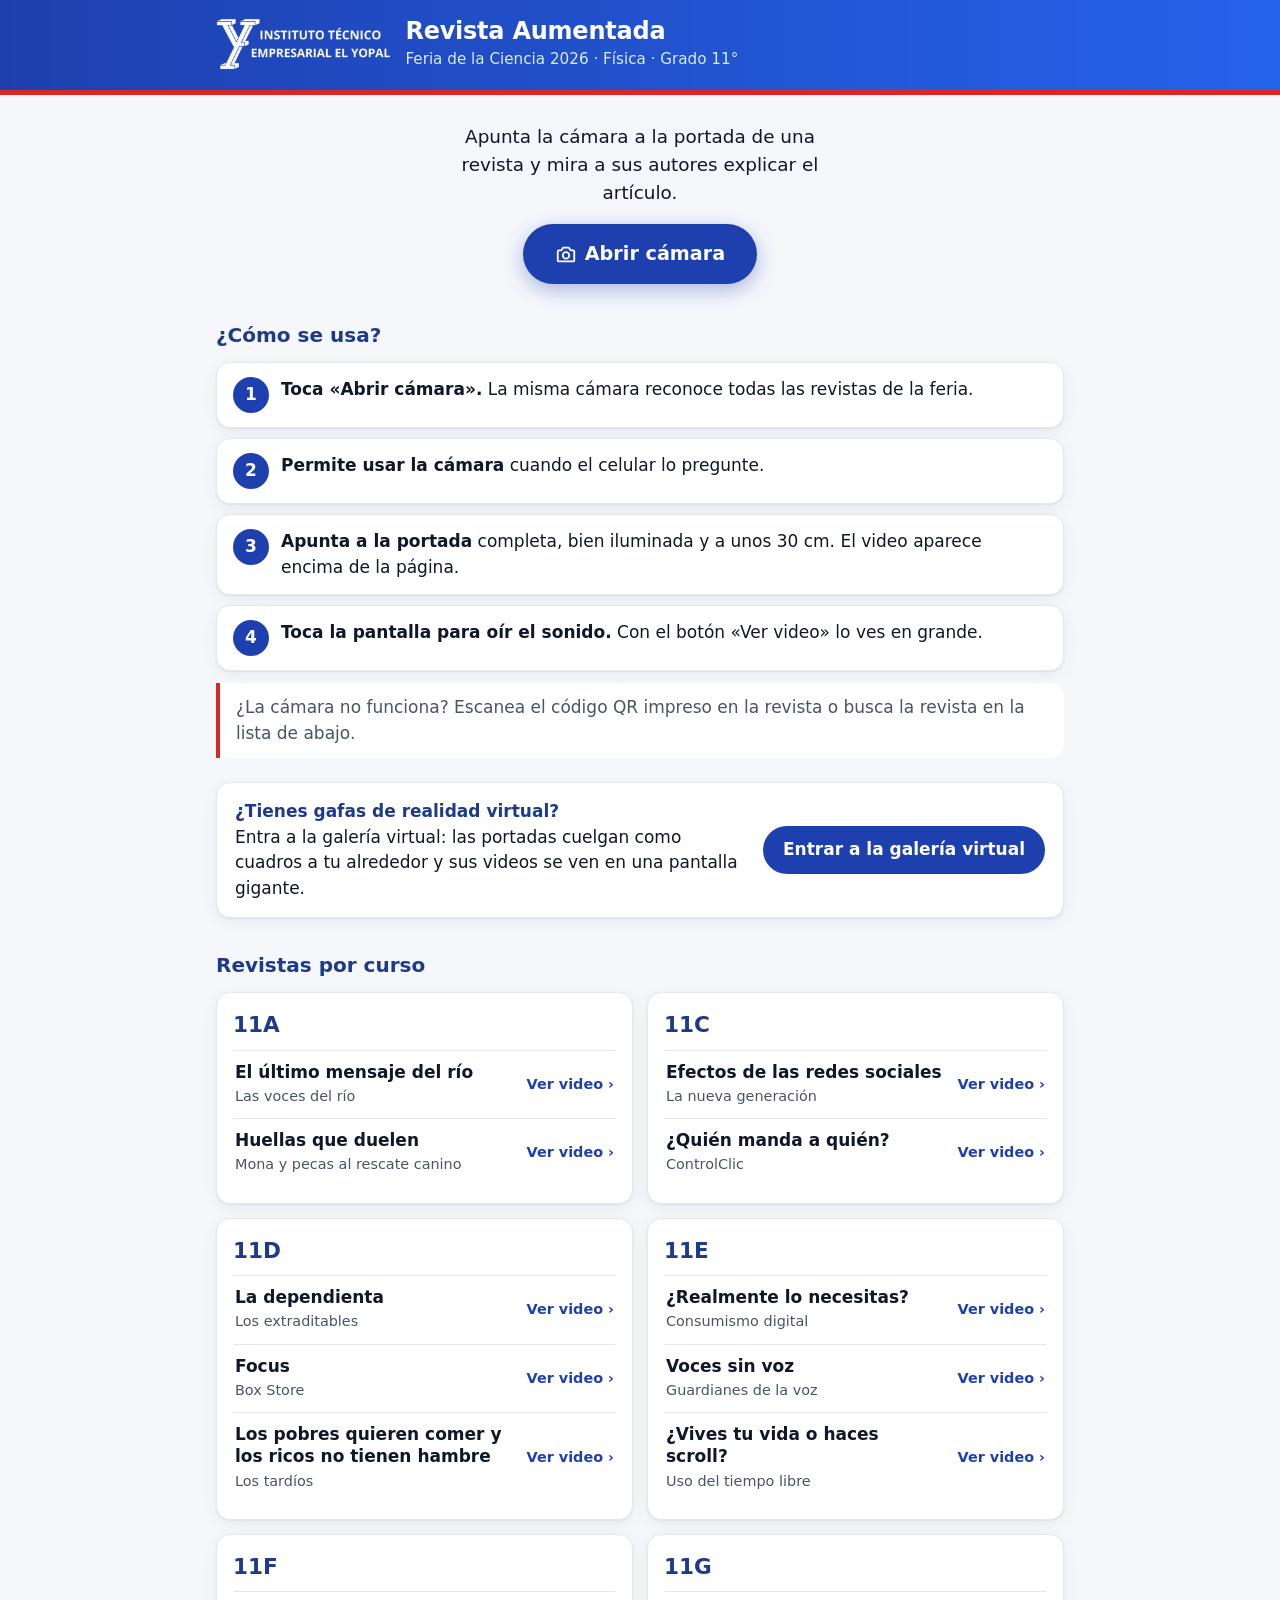
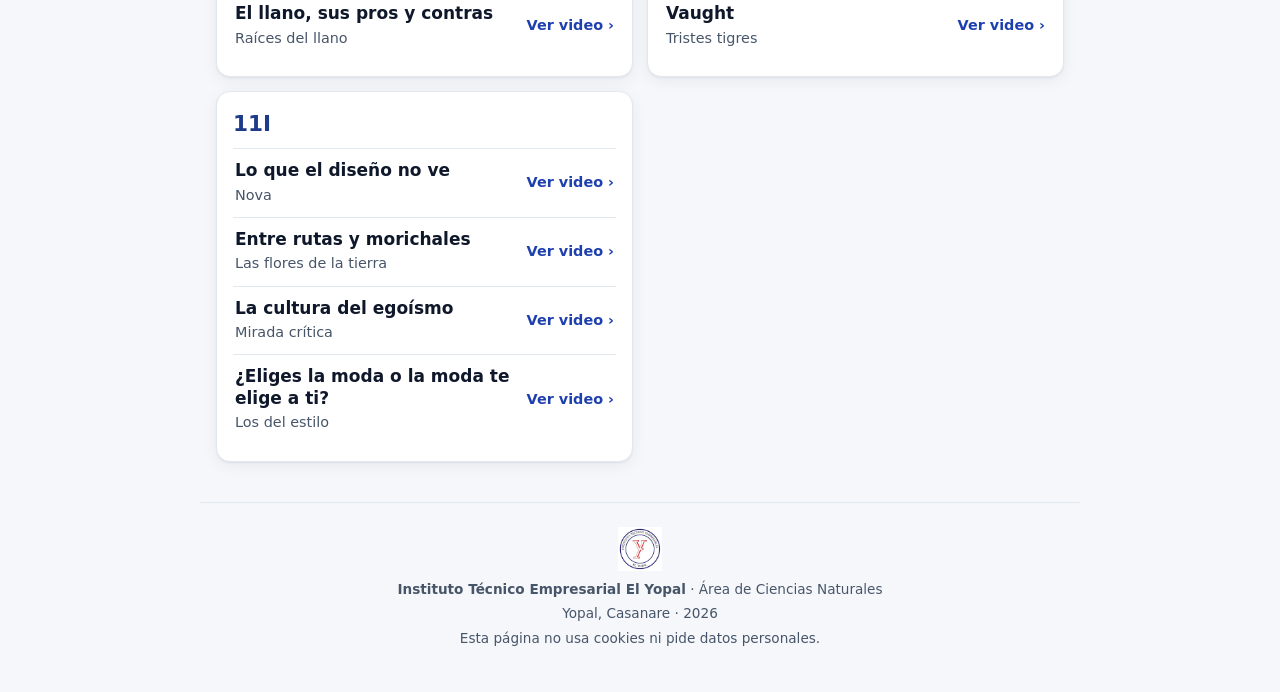
<file: index.html>
<!doctype html>
<html lang="es">
<head>
  <meta charset="utf-8">
  <meta name="viewport" content="width=device-width, initial-scale=1, viewport-fit=cover">
  <title>Revista Aumentada · ITEY</title>
  <meta name="description" content="Revistas de física del grado 11° del ITEY con realidad aumentada. Feria de la Ciencia 2026.">
  <meta name="theme-color" content="#1e40af">
  <link rel="icon" href="img/favicon.png">
  <!-- "Agregar a pantalla de inicio": abre como app, sin la barra del navegador (en iPhone, la unica forma de quitarla) -->
  <link rel="manifest" href="manifest.webmanifest">
  <link rel="apple-touch-icon" href="img/icono-180.png">
  <meta name="apple-mobile-web-app-capable" content="yes">
  <meta name="mobile-web-app-capable" content="yes">
  <meta name="apple-mobile-web-app-title" content="Revista ITEY">
  <meta name="apple-mobile-web-app-status-bar-style" content="black-translucent">
  <link rel="stylesheet" href="css/estilos.css">
</head>
<body>
  <header class="franja">
    <div class="franja__contenido">
      <img class="franja__logo" src="img/logo-itey.png" alt="ITEY">
      <div>
        <h1>Revista Aumentada</h1>
        <p><span id="evento">Feria de la Ciencia 2026</span> · Física · Grado 11°</p>
      </div>
    </div>
  </header>

  <main class="contenido">
    <section class="portada">
      <p class="portada__lema">Apunta la cámara a la portada de una revista y mira a sus autores explicar el artículo.</p>
      <button id="abrir-camara" class="boton boton--grande" type="button">
        <svg viewBox="0 0 24 24" fill="none" stroke="currentColor" stroke-width="2" stroke-linecap="round" stroke-linejoin="round" aria-hidden="true"><path d="M4 8h3l2-3h6l2 3h3a1 1 0 0 1 1 1v10a1 1 0 0 1-1 1H4a1 1 0 0 1-1-1V9a1 1 0 0 1 1-1z"/><circle cx="12" cy="13.5" r="3.5"/></svg>
        Abrir cámara
      </button>
    </section>

    <h2>¿Cómo se usa?</h2>
    <ol class="pasos">
      <li class="tarjeta"><div><strong>Toca «Abrir cámara».</strong> La misma cámara reconoce todas las revistas de la feria.</div></li>
      <li class="tarjeta"><div><strong>Permite usar la cámara</strong> cuando el celular lo pregunte.</div></li>
      <li class="tarjeta"><div><strong>Apunta a la portada</strong> completa, bien iluminada y a unos 30 cm. El video aparece encima de la página.</div></li>
      <li class="tarjeta"><div><strong>Toca la pantalla para oír el sonido.</strong> Con el botón «Ver video» lo ves en grande.</div></li>
    </ol>
    <p class="nota">¿La cámara no funciona? Escanea el código QR impreso en la revista o busca la revista en la lista de abajo.</p>

    <section class="tarjeta sala-acceso">
      <div>
        <strong>¿Tienes gafas de realidad virtual?</strong>
        Entra a la galería virtual: las portadas cuelgan como cuadros a tu alrededor y sus videos se ven en una pantalla gigante.
      </div>
      <a class="boton" href="sala.html">Entrar a la galería virtual</a>
    </section>

    <h2 id="lista">Revistas por curso</h2>
    <div id="cursos" class="cursos" aria-live="polite">
      <p>Cargando revistas…</p>
    </div>
  </main>

  <footer class="pie">
    <img src="img/escudo-itey.jpg" alt="" width="44" height="44">
    <p><strong>Instituto Técnico Empresarial El Yopal</strong> · Área de Ciencias Naturales</p>
    <p>Yopal, Casanare · 2026</p>
    <p>Esta página no usa cookies ni pide datos personales.</p>
  </footer>

  <dialog id="elegir-camara" class="dialogo">
    <h2>Elige la cámara</h2>
    <p>Mira el curso en la portada de la revista.</p>
    <div id="rejilla-cursos" class="rejilla-cursos"></div>
    <button class="boton boton--claro dialogo__cerrar" type="button" id="cerrar-dialogo">Cancelar</button>
  </dialog>

  <script type="module" src="js/inicio.js"></script>
</body>
</html>
</file>
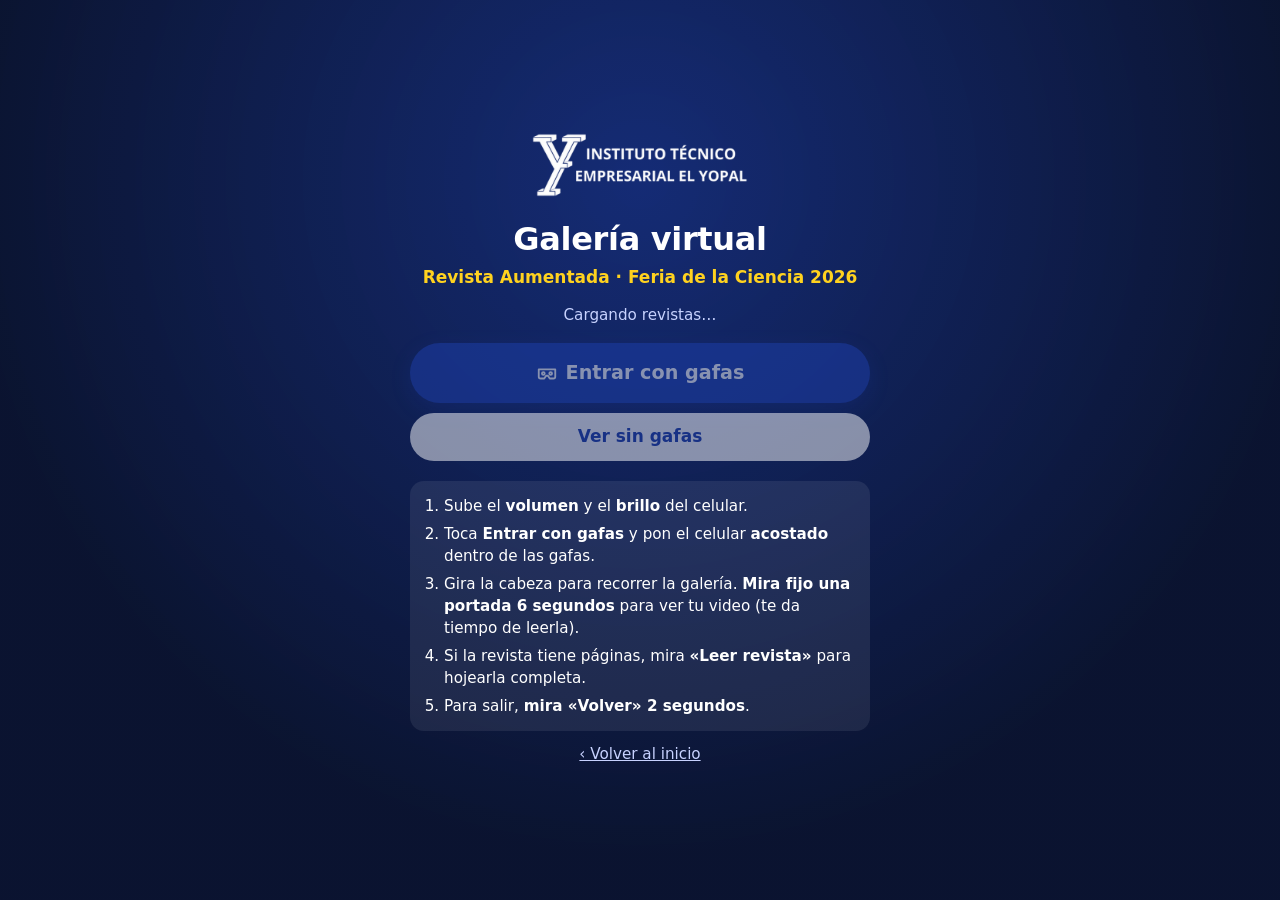
<file: sala.html>
<!doctype html>
<html lang="es">
<head>
  <meta charset="utf-8">
  <meta name="viewport" content="width=device-width, initial-scale=1, maximum-scale=1, viewport-fit=cover">
  <title>Galería virtual · Revista Aumentada ITEY</title>
  <meta name="theme-color" content="#13204a">
  <link rel="icon" href="img/favicon.png">
  <!-- "Agregar a pantalla de inicio": abre como app, sin la barra del navegador (en iPhone, la unica forma de quitarla) -->
  <link rel="manifest" href="manifest-sala.webmanifest">
  <link rel="apple-touch-icon" href="img/icono-180.png">
  <meta name="apple-mobile-web-app-capable" content="yes">
  <meta name="mobile-web-app-capable" content="yes">
  <meta name="apple-mobile-web-app-title" content="Galería ITEY">
  <meta name="apple-mobile-web-app-status-bar-style" content="black-translucent">
  <link rel="stylesheet" href="css/estilos.css">
  <link rel="stylesheet" href="css/sala.css">
  <!-- Misma version de A-Frame que la camara: trae el modo de gafas (pantalla partida) para celulares. -->
  <script src="https://aframe.io/releases/1.5.0/aframe.min.js"></script>
</head>
<body class="pagina-sala">
  <!-- La escena 3D la arma js/sala.js con las revistas de revistas.json. -->
  <a-scene id="escena"
           renderer="colorManagement: true; antialias: true; anisotropy: 16; foveationLevel: 0"
           vr-mode-ui="enabled: true"
           device-orientation-permission-ui="enabled: true; deviceMotionMessage: Para mirar alrededor moviendo el celular, permite el acceso a los sensores de movimiento.; allowButtonText: Permitir; denyButtonText: No permitir; cancelButtonText: Cancelar; httpsMessage: Abre la galería con https para usar las gafas."
           loading-screen="enabled: false">
    <a-assets timeout="15000"></a-assets>

    <!-- Fondo de respaldo (la galeria la arma js/sala.js segun cuantas revistas haya) -->
    <a-sky color="#0b1430"></a-sky>
    <a-entity light="type: ambient; color: #fff8ec; intensity: 0.75"></a-entity>
    <a-entity light="type: directional; color: #fff; intensity: 0.55" position="0.4 3 0.8"></a-entity>

    <!-- Galeria: paredes, piso, techo, cuadros y atril con la instruccion -->
    <a-entity id="galeria">
      <a-entity id="contenido"></a-entity>
    </a-entity>

    <!-- Penumbra de "modo cine": oscurece la galeria mientras se ve un video o se lee una revista -->
    <a-entity id="penumbra" visible="false">
      <a-sphere radius="2.9" segments-width="24" segments-height="12"
                material="shader: flat; color: #04060d; opacity: 0.84; transparent: true; side: back; depthWrite: false"></a-sphere>
      <a-plane width="5.8" height="5.8" rotation="-90 0 0" position="0 0.012 0" segments-width="8" segments-height="8"
               material="shader: flat; color: #04060d; opacity: 0.84; transparent: true; depthWrite: false"></a-plane>
    </a-entity>

    <!-- Videos 360°: el visitante queda dentro del video -->
    <a-videosphere id="esfera-360" radius="20" visible="false"></a-videosphere>

    <!-- Pantalla gigante del video (oculta hasta elegir una revista) -->
    <a-entity id="pantalla" visible="false">
      <a-plane id="pantalla-fondo" material="shader: flat; color: #000" position="0 0 -0.02"></a-plane>
      <a-video id="pantalla-video" src="#video-sala" material="shader: flat"></a-video>
      <a-image id="pantalla-titulo" material="shader: flat; transparent: true"></a-image>
      <a-image id="boton-volver" class="boton-3d" material="shader: flat; transparent: true"></a-image>
      <a-image id="boton-repetir" class="boton-3d" material="shader: flat; transparent: true"></a-image>
      <a-image id="boton-leer" class="boton-3d" material="shader: flat; transparent: true" visible="false"></a-image>
      <a-image id="pantalla-aviso" material="shader: flat; transparent: true" visible="false"></a-image>
    </a-entity>

    <!-- Lector de la revista completa: paginas a doble cara, se pasan con la mirada -->
    <a-entity id="lector" visible="false">
      <a-image id="lector-titulo" material="shader: flat; transparent: true"></a-image>
      <a-image id="pagina-1" material="shader: flat"></a-image>
      <a-image id="pagina-2" material="shader: flat"></a-image>
      <a-image id="lector-anterior" class="boton-3d" material="shader: flat; transparent: true"></a-image>
      <a-image id="lector-siguiente" class="boton-3d" material="shader: flat; transparent: true"></a-image>
      <a-image id="lector-volver" class="boton-3d" material="shader: flat; transparent: true"></a-image>
      <a-image id="lector-video" class="boton-3d" material="shader: flat; transparent: true"></a-image>
      <a-image id="lector-acercar" class="boton-3d" material="shader: flat; transparent: true"></a-image>
      <a-image id="lector-alejar" class="boton-3d" material="shader: flat; transparent: true"></a-image>
      <a-image id="lector-aviso" material="shader: flat; transparent: true" visible="false"></a-image>
    </a-entity>

    <!-- Camara con cursor de mirada: mirar algo 1,8 s lo selecciona (la portada ampliada, 5,4 s: ver MIRADA_PORTADA_MS) -->
    <a-entity id="camara" camera look-controls="magicWindowTrackingEnabled: true" position="0 1.6 0" wasd-controls="enabled: false">
      <a-entity id="cursor"
                cursor="fuse: true; fuseTimeout: 1800"
                raycaster="objects: .seleccionable; far: 20"
                position="0 0 -1"
                geometry="primitive: ring; radiusInner: 0.011; radiusOuter: 0.017"
                material="shader: flat; color: #ffd21f"
                animation__mirando="property: scale; startEvents: fusing; easing: linear; dur: 1800; from: 1 1 1; to: 0.25 0.25 0.25"
                animation__suelta="property: scale; startEvents: mouseleave; easing: easeOutQuad; dur: 150; to: 1 1 1"
                animation__elige="property: scale; startEvents: click; easing: easeOutQuad; dur: 200; from: 1.6 1.6 1.6; to: 1 1 1">
      </a-entity>
    </a-entity>
  </a-scene>

  <!-- Un solo reproductor: se activa con el toque de "Entrar" para que luego suene sin pedir otro toque. -->
  <video id="video-sala" playsinline webkit-playsinline crossorigin="anonymous" preload="none"></video>

  <!-- Pantalla de entrada (fuera de las gafas) -->
  <div id="entrada" class="sala-capa">
    <div class="sala-capa__caja">
      <img src="img/logo-itey.png" alt="ITEY" class="sala-logo">
      <h1>Galería virtual</h1>
      <p class="sala-sub">Revista Aumentada · <span id="evento">Feria de la Ciencia 2026</span></p>
      <p id="estado-carga" class="sala-estado">Cargando revistas…</p>
      <div class="sala-botones">
        <button id="boton-gafas" class="boton boton--grande" type="button" disabled>
          <svg viewBox="0 0 24 24" fill="none" stroke="currentColor" stroke-width="2" stroke-linecap="round" stroke-linejoin="round" aria-hidden="true"><path d="M3 8h18v8a2 2 0 0 1-2 2h-4l-2-3h-2l-2 3H5a2 2 0 0 1-2-2z"/><circle cx="8" cy="12.5" r="1.5"/><circle cx="16" cy="12.5" r="1.5"/></svg>
          Entrar con gafas
        </button>
        <button id="boton-sin-gafas" class="boton boton--blanco" type="button" disabled>Ver sin gafas</button>
      </div>
      <ol class="sala-pasos">
        <li>Sube el <strong>volumen</strong> y el <strong>brillo</strong> del celular.</li>
        <li>Toca <strong>Entrar con gafas</strong> y pon el celular <strong>acostado</strong> dentro de las gafas.</li>
        <li>Gira la cabeza para recorrer la galería. <strong>Mira fijo una portada 6 segundos</strong> para ver tu video (te da tiempo de leerla).</li>
        <li>Si la revista tiene páginas, mira <strong>«Leer revista»</strong> para hojearla completa.</li>
        <li>Para salir, <strong>mira «Volver» 2 segundos</strong>.</li>
      </ol>
      <div id="nota-iphone" class="sala-nota" hidden>
        <strong>En iPhone:</strong>
        <ul>
          <li id="nota-barra">Para que no estorbe la barra de Safari, toca <strong>Compartir → «Agregar a inicio»</strong>
            y abre la galería desde ese ícono (se abre a pantalla completa).</li>
          <li>Quita el <strong>bloqueo de rotación</strong> (Centro de control, el candado con la flecha) y acuesta el celular
            después de tocar «Entrar con gafas».</li>
          <li>Si pide permiso para el movimiento del celular, toca <strong>«Permitir»</strong>.</li>
          <li>Apaga el <strong>Modo de bajo consumo</strong> (con él la imagen va a saltos) y pon
            Ajustes → Pantalla y brillo → <strong>Bloqueo automático → Nunca</strong> (si no, la pantalla se apaga en las gafas).</li>
          <li>Si usas <strong>Zoom de pantalla</strong> (Ajustes → Pantalla y brillo), ponlo en «Predeterminado»: con zoom se ve doble.</li>
        </ul>
      </div>
      <a class="sala-volver" href="./">‹ Volver al inicio</a>
    </div>
  </div>

  <!-- Boton para salir del modo gafas sin recargar (lo usa el encargado del stand) -->
  <button id="boton-salir" class="sala-salir" type="button" hidden>Salir de la sala</button>

  <script type="module" src="js/sala.js"></script>
</body>
</html>
</file>
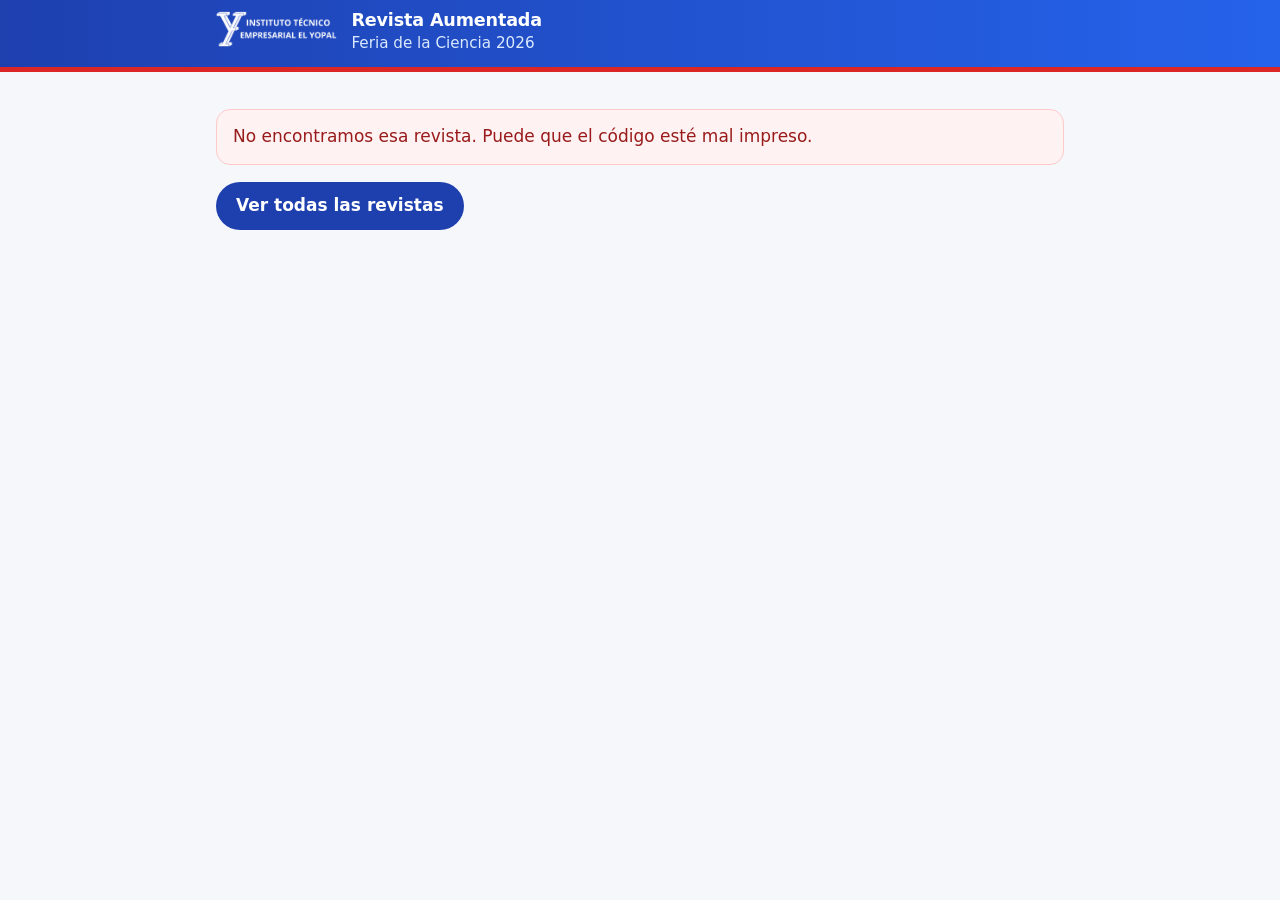
<file: ver.html>
<!doctype html>
<html lang="es">
<head>
  <meta charset="utf-8">
  <meta name="viewport" content="width=device-width, initial-scale=1, viewport-fit=cover">
  <title>Video · Revista Aumentada ITEY</title>
  <meta name="theme-color" content="#1e40af">
  <link rel="icon" href="img/favicon.png">
  <!-- "Agregar a pantalla de inicio": abre como app, sin la barra del navegador (en iPhone, la unica forma de quitarla) -->
  <link rel="manifest" href="manifest.webmanifest">
  <link rel="apple-touch-icon" href="img/icono-180.png">
  <meta name="apple-mobile-web-app-capable" content="yes">
  <meta name="mobile-web-app-capable" content="yes">
  <meta name="apple-mobile-web-app-title" content="Revista ITEY">
  <meta name="apple-mobile-web-app-status-bar-style" content="black-translucent">
  <link rel="stylesheet" href="css/estilos.css">
</head>
<body>
  <header class="franja franja--compacta">
    <div class="franja__contenido">
      <a href="./"><img class="franja__logo" src="img/logo-itey.png" alt="ITEY · Inicio"></a>
      <div>
        <h1>Revista Aumentada</h1>
        <p>Feria de la Ciencia 2026</p>
      </div>
    </div>
  </header>

  <main class="contenido" id="contenido">
    <p>Cargando…</p>
  </main>

  <script type="module" src="js/ver.js"></script>
</body>
</html>
</file>
<file: css/estilos.css>
/* Revista Aumentada · ITEY
   Azul institucional con el filo rojo del escudo, igual que la app de asistencias. */

:root {
  --azul-900: #1e3a8a;
  --azul-800: #1e40af;
  --azul-600: #2563eb;
  --azul-100: #dbeafe;
  --azul-50: #eff6ff;
  --rojo: #dc2626;
  --amarillo: #facc15;
  --texto: #0f172a;
  --texto-suave: #475569;
  --borde: #e2e8f0;
  --fondo: #f5f7fb;
  --blanco: #ffffff;
  --radio: 14px;
  --sombra: 0 1px 2px rgb(15 23 42 / .06), 0 4px 16px rgb(15 23 42 / .06);
  --fuente: system-ui, -apple-system, "Segoe UI", Roboto, "Helvetica Neue", Arial, sans-serif;
}

* { box-sizing: border-box; }

body {
  margin: 0;
  font-family: var(--fuente);
  font-size: 17px;
  line-height: 1.5;
  color: var(--texto);
  background: var(--fondo);
  -webkit-text-size-adjust: 100%;
}

a { color: var(--azul-800); }
img { max-width: 100%; }
[hidden] { display: none !important; }

/* ---------- Franja institucional ---------- */

.franja {
  padding-top: env(safe-area-inset-top); /* iPhone abierto como app: la hora queda encima */
  background: linear-gradient(90deg, var(--azul-800), var(--azul-600));
  border-bottom: 5px solid var(--rojo);
  color: var(--blanco);
}
.franja__contenido {
  max-width: 880px;
  margin: 0 auto;
  padding: 18px 16px 20px;
  display: flex;
  align-items: center;
  gap: 14px;
}
.franja__logo { height: 52px; width: auto; flex-shrink: 0; }
.franja h1 { margin: 0; font-size: 1.5rem; line-height: 1.15; letter-spacing: -.01em; }
.franja p { margin: 2px 0 0; color: var(--azul-100); font-size: .95rem; }
@media (max-width: 420px) {
  .franja__contenido { gap: 12px; }
  .franja__logo { height: 40px; }
  .franja h1 { font-size: 1.3rem; }
  .franja p { font-size: .85rem; }
}
.franja--compacta .franja__contenido { padding: 10px 16px 12px; }
.franja--compacta .franja__logo { height: 36px; }
.franja--compacta h1 { font-size: 1.1rem; }
.franja a { color: var(--blanco); }

/* ---------- Contenido ---------- */

.contenido { max-width: 880px; margin: 0 auto; padding: 20px 16px 40px; }
.contenido h2 { font-size: 1.25rem; margin: 32px 0 12px; color: var(--azul-900); }

.portada { text-align: center; padding: 8px 0 4px; }
.portada__lema { font-size: 1.15rem; margin: 0 auto 18px; max-width: 32ch; }

.boton {
  display: inline-flex;
  align-items: center;
  justify-content: center;
  gap: 8px;
  min-height: 48px;
  padding: 10px 20px;
  border: 0;
  border-radius: 999px;
  font: inherit;
  font-weight: 700;
  text-decoration: none;
  cursor: pointer;
  background: var(--azul-800);
  color: var(--blanco);
  -webkit-tap-highlight-color: transparent;
}
.boton:active { transform: scale(.98); }
.boton--grande { font-size: 1.2rem; min-height: 60px; padding: 14px 32px; box-shadow: 0 6px 20px rgb(30 64 175 / .35); }
.boton--claro { background: var(--azul-50); color: var(--azul-800); }
.boton--blanco { background: var(--blanco); color: var(--azul-800); }
.boton--borde { background: transparent; color: var(--azul-800); box-shadow: inset 0 0 0 2px var(--azul-100); }
.boton svg { width: 22px; height: 22px; flex-shrink: 0; }

.tarjeta {
  background: var(--blanco);
  border: 1px solid var(--borde);
  border-radius: var(--radio);
  box-shadow: var(--sombra);
}

/* Pasos de uso */
.pasos { list-style: none; margin: 0; padding: 0; display: grid; gap: 10px; counter-reset: paso; }
.pasos li {
  counter-increment: paso;
  display: grid;
  grid-template-columns: 36px 1fr;
  gap: 12px;
  align-items: start;
  padding: 14px 16px;
}
.pasos li::before {
  content: counter(paso);
  display: grid;
  place-items: center;
  width: 36px;
  height: 36px;
  border-radius: 50%;
  background: var(--azul-800);
  color: var(--blanco);
  font-weight: 800;
}
.nota {
  margin: 12px 0 0;
  padding: 12px 16px;
  border-left: 4px solid var(--rojo);
  background: var(--blanco);
  border-radius: 0 var(--radio) var(--radio) 0;
  color: var(--texto-suave);
}

/* Cursos y revistas */
.cursos { display: grid; gap: 14px; }
@media (min-width: 720px) { .cursos { grid-template-columns: 1fr 1fr; } }
.curso { padding: 16px; }
.curso__cabeza { display: flex; align-items: center; justify-content: space-between; gap: 12px; margin-bottom: 8px; }
.curso__nombre { margin: 0; font-size: 1.35rem; color: var(--azul-900); }
.curso__cabeza .boton { min-height: 40px; padding: 6px 14px; font-size: .95rem; }
.revistas { list-style: none; margin: 0; padding: 0; }
.revistas li { border-top: 1px solid var(--borde); }
.revistas a {
  display: flex;
  align-items: center;
  gap: 12px;
  padding: 10px 2px;
  text-decoration: none;
  color: inherit;
}
.revistas strong { display: block; line-height: 1.3; }
.revistas span { color: var(--texto-suave); font-size: .9rem; }
.revistas .ver { margin-left: auto; color: var(--azul-800); font-weight: 700; font-size: .9rem; white-space: nowrap; }

/* Elegir curso */
.dialogo {
  border: 0;
  border-radius: 20px;
  padding: 20px;
  width: min(420px, calc(100vw - 32px));
  box-shadow: 0 20px 60px rgb(15 23 42 / .35);
}
.dialogo::backdrop { background: rgb(15 23 42 / .55); }
.dialogo h2 { margin: 0 0 4px; color: var(--azul-900); font-size: 1.25rem; }
.dialogo p { margin: 0 0 16px; color: var(--texto-suave); }
.rejilla-cursos { display: grid; grid-template-columns: repeat(auto-fill, minmax(96px, 1fr)); gap: 10px; }
.rejilla-cursos .boton { border-radius: 12px; font-size: 1.2rem; min-height: 64px; }
.dialogo__cerrar { margin-top: 16px; width: 100%; }

.aviso-pendiente {
  padding: 16px;
  border-radius: var(--radio);
  background: var(--azul-50);
  border: 1px solid var(--azul-100);
  color: var(--azul-900);
  font-weight: 600;
}

.aviso-error {
  padding: 14px 16px;
  border-radius: var(--radio);
  background: #fef2f2;
  border: 1px solid #fecaca;
  color: #991b1b;
}

.pie {
  max-width: 880px;
  margin: 0 auto;
  padding: 24px 16px 40px;
  color: var(--texto-suave);
  font-size: .85rem;
  text-align: center;
  border-top: 1px solid var(--borde);
}
.pie img { height: 44px; display: block; margin: 0 auto 8px; }
.pie p { margin: 4px 0; }

/* ---------- Página del video (ver.html) ---------- */

.video-marco {
  position: relative;
  background: #000;
  border-radius: var(--radio);
  overflow: hidden;
  margin: 12px 0 18px;
}
.video-marco video { display: block; width: 100%; max-height: 72vh; background: #000; }
.video-marco__play {
  position: absolute;
  inset: 0;
  display: grid;
  place-items: center;
  background: rgb(0 0 0 / .35);
  border: 0;
  color: var(--blanco);
  font: inherit;
  font-weight: 700;
  font-size: 1.1rem;
  cursor: pointer;
}
.video-marco__play span {
  display: inline-flex;
  align-items: center;
  gap: 10px;
  padding: 14px 26px;
  border-radius: 999px;
  background: var(--azul-800);
  box-shadow: 0 6px 20px rgb(0 0 0 / .4);
}
.etiqueta { margin: 0; color: var(--rojo); font-weight: 800; letter-spacing: .02em; }
.titulo-revista { margin: 2px 0 0; font-size: 1.5rem; line-height: 1.2; color: var(--azul-900); }
.acciones { display: flex; flex-wrap: wrap; gap: 10px; }

/* ---------- Acceso a la sala virtual ---------- */

.sala-acceso { display: flex; flex-wrap: wrap; align-items: center; gap: 12px 16px; margin-top: 24px; padding: 16px 18px; }
.sala-acceso > div { flex: 1 1 260px; }
.sala-acceso strong { display: block; color: var(--azul-900); }

/* ---------- Lector de la revista completa (js/lector.js) ---------- */

.lector {
  position: fixed;
  inset: 0;
  z-index: 50;
  display: flex;
  flex-direction: column;
  background: #0b1430;
  color: var(--blanco);
}
.lector__barra {
  display: flex;
  align-items: center;
  gap: 10px;
  padding: max(8px, env(safe-area-inset-top)) 12px 8px;
  background: rgb(15 23 42 / .9);
  border-bottom: 3px solid var(--rojo);
}
.lector__cerrar {
  flex-shrink: 0;
  padding: 8px 12px;
  border: 0;
  border-radius: 999px;
  background: var(--blanco);
  color: var(--azul-800);
  font: 700 .95rem var(--fuente);
}
.lector__titulo { flex: 1; min-width: 0; overflow: hidden; text-overflow: ellipsis; white-space: nowrap; font-weight: 700; }
.lector__numero { flex-shrink: 0; color: var(--amarillo); font-weight: 800; }
.lector__paginas {
  flex: 1;
  min-height: 0;
  display: flex;
  overflow-x: auto;
  scroll-snap-type: x mandatory;
  scrollbar-width: none;
}
.lector__paginas::-webkit-scrollbar { display: none; }
.lector__hoja {
  flex: 0 0 100%;
  height: 100%;
  scroll-snap-align: center;
  display: grid;
  place-items: center;
  padding: 10px;
  overflow: hidden;
}
.lector__hoja img {
  max-width: 100%;
  max-height: 100%;
  background: var(--blanco);
  box-shadow: 0 6px 24px rgb(0 0 0 / .5);
}
/* Pagina acercada: se recorre arrastrando dentro de ella */
.lector__hoja--cerca { display: block; overflow: auto; padding: 0; }
.lector__hoja--cerca img { max-width: none; max-height: none; width: 220%; }
@media (orientation: landscape) {
  .lector__hoja--cerca img { width: 120%; }
}
.lector__flecha {
  position: absolute;
  top: 50%;
  width: 48px;
  height: 48px;
  margin-top: -24px;
  border: 0;
  border-radius: 50%;
  background: var(--amarillo);
  color: var(--azul-900);
  font: 900 2rem/1 var(--fuente);
  box-shadow: 0 4px 14px rgb(0 0 0 / .4);
}
.lector__flecha--anterior { left: 8px; }
.lector__flecha--siguiente { right: 8px; }
.lector__ayuda {
  position: absolute;
  left: 50%;
  bottom: max(14px, env(safe-area-inset-bottom));
  transform: translateX(-50%);
  margin: 0;
  padding: 6px 14px;
  border-radius: 999px;
  background: rgb(15 23 42 / .8);
  font-size: .85rem;
  white-space: nowrap;
  pointer-events: none;
}
</file>
<file: css/sala.css>
/* Sala virtual · pantalla de entrada sobre la escena 3D */

.pagina-sala { background: #0b1430; overflow: hidden; }

/* El reproductor solo alimenta la pantalla 3D: invisible pero activo
   (con display:none algunos celulares dejan de decodificarlo). */
#video-sala { position: fixed; width: 2px; height: 2px; left: 0; top: 0; opacity: 0; pointer-events: none; }

.sala-capa {
  position: fixed;
  inset: 0;
  z-index: 20;
  display: flex;
  /* flex-start + margin auto: centrado si cabe y con scroll completo si no (celular acostado) */
  align-items: flex-start;
  justify-content: center;
  /* zona segura: en iPhone abierto como app, la hora y la isla quedan encima de la pagina */
  padding: max(20px, env(safe-area-inset-top)) max(16px, env(safe-area-inset-right))
    max(20px, env(safe-area-inset-bottom)) max(16px, env(safe-area-inset-left));
  background: radial-gradient(circle at 50% 20%, rgb(30 64 175 / .55), rgb(11 20 48 / .96) 70%);
  color: #fff;
  overflow-y: auto;
}
.sala-capa__caja { max-width: 460px; width: 100%; margin: auto; text-align: center; }
.sala-logo { height: 64px; width: auto; margin-bottom: 6px; }
.sala-capa h1 { margin: 4px 0 0; font-size: 2rem; letter-spacing: -.01em; }
.sala-sub { margin: 2px 0 14px; color: #ffd21f; font-weight: 600; }
.sala-estado { margin: 0 0 16px; color: #c7d2fe; font-size: .95rem; }
.sala-botones { display: flex; flex-direction: column; gap: 10px; align-items: stretch; }
.sala-botones .boton[disabled] { opacity: .5; }
.sala-pasos {
  text-align: left;
  margin: 20px 0 10px;
  padding: 14px 16px 14px 34px;
  background: rgb(255 255 255 / .08);
  border-radius: 14px;
  font-size: .95rem;
  line-height: 1.45;
}
.sala-pasos li + li { margin-top: 6px; }
.sala-volver { color: #c7d2fe; font-size: .95rem; }

.sala-salir {
  position: fixed;
  z-index: 15;
  top: max(12px, env(safe-area-inset-top));
  left: 12px;
  padding: 8px 14px;
  border: 0;
  border-radius: 999px;
  background: rgb(19 32 74 / .85);
  color: #fff;
  font: 600 .95rem system-ui, sans-serif;
}

/* En iPhone la pagina no puede girar la pantalla: mientras el celular este vertical en
   modo gafas, A-Frame muestra este aviso (en ingles). Se traduce. */
.pagina-sala .a-orientation-modal:after {
  content: "Acuesta el celular y mételo en las gafas. Si no gira, quita el bloqueo de rotación en el Centro de control.";
  padding: 0 24px;
  box-sizing: border-box;
  color: #333;
  font: 600 17px/1.4 system-ui, -apple-system, sans-serif;
}

.sala-nota ul { margin: 6px 0 0; padding-left: 18px; }
.sala-nota li + li { margin-top: 4px; }
.sala-nota {
  margin: 0 0 12px;
  padding: 10px 14px;
  border-radius: 12px;
  background: rgb(255 210 31 / .15);
  color: #fef3c7;
  font-size: .9rem;
  line-height: 1.4;
  text-align: left;
}

/* Boton "VR" de A-Frame (otra forma de entrar a las gafas): respeta la zona segura del celular. */
.pagina-sala .a-enter-vr { bottom: max(16px, env(safe-area-inset-bottom)); }
</file>
